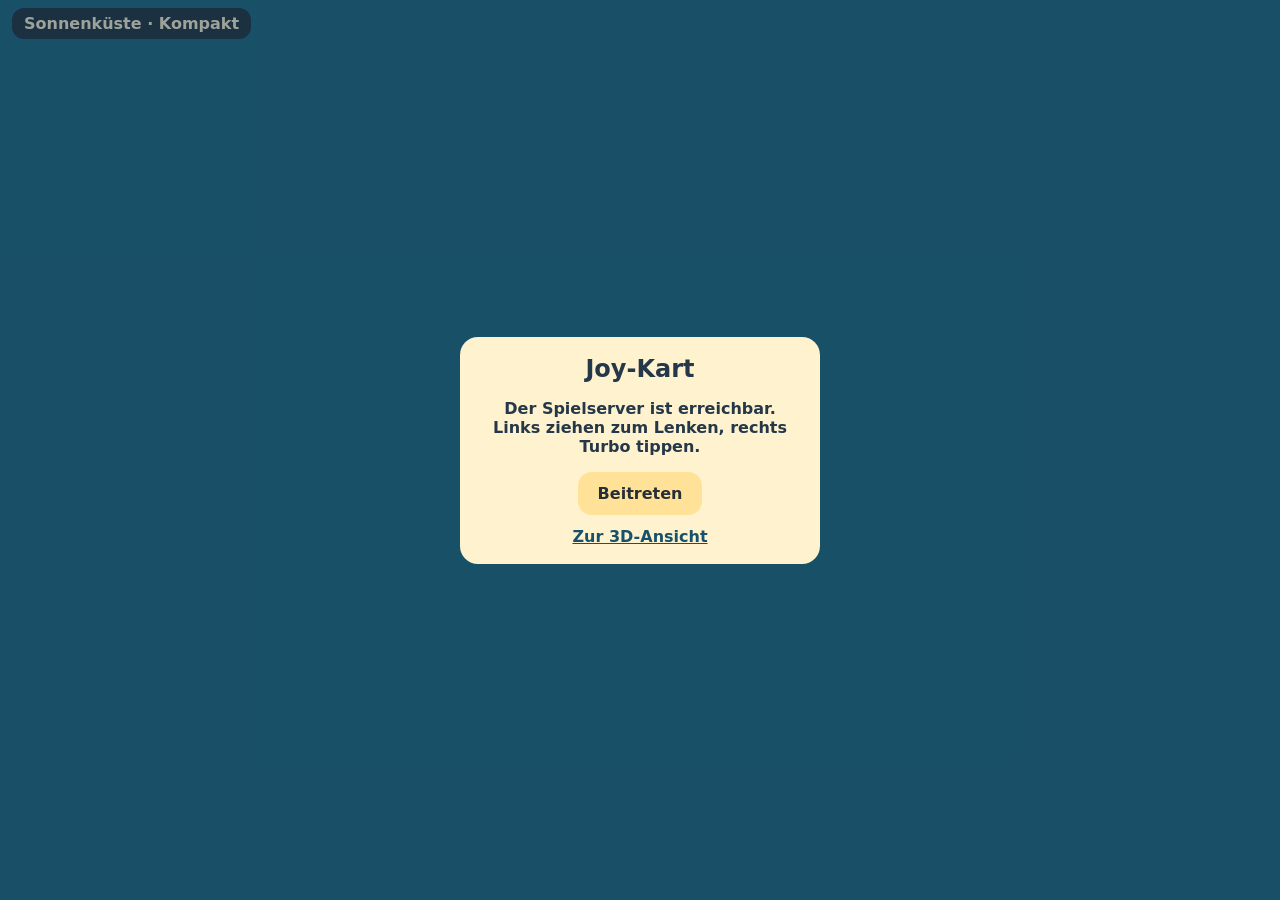
<file: prototypes/joy-kart/coast-section/duel-lite.html>
<!doctype html><html lang="de"><meta charset="utf-8"><meta name="viewport" content="width=device-width,initial-scale=1,viewport-fit=cover">
<title>Joy-Kart · Sonnenküste kompakt</title><style>
*{box-sizing:border-box}body{margin:0;background:#126580;color:#fff8db;font:600 16px system-ui}main{position:relative;height:100vh;height:100svh;overflow:hidden}canvas{display:block;width:100%;height:100%}
header,.js-speed,.js-count,.js-controls,.js-overlay{position:absolute}header{top:8px;left:12px;background:#172c3d;padding:6px 12px;border-radius:12px}
.js-overlay{inset:0;display:grid;place-content:center;background:#21364770;padding:12px}.panel{background:#fff2cf;color:#253849;padding:18px;border-radius:18px;max-width:360px;text-align:center}h2{margin:0}a{display:block;margin-top:12px;color:#17516b}
button{font:inherit;border:0;background:#ffe297;color:#262f38;padding:12px 20px;border-radius:14px;touch-action:none}button:disabled{opacity:.65}
.js-controls{bottom:max(14px,env(safe-area-inset-bottom));left:5%;right:5%;display:flex;justify-content:space-between}.js-controls button{min-height:60px}
.js-count{top:32%;width:100%;text-align:center;font-size:48px}.js-speed{bottom:14px;width:100%;text-align:center;pointer-events:none}[hidden]{display:none!important}
.js-rear{position:absolute;right:5%;bottom:90px;min-height:44px;padding:5px 12px;display:grid;justify-items:center}.js-rear[aria-pressed=true]{background:#94ffe0}.js-finish-note{position:absolute;top:24%;left:50%;transform:translateX(-50%);background:#172c3d;padding:5px 12px;border-radius:8px}
</style><main id="joy-kart-simple"><canvas></canvas><header>Sonnenküste · Kompakt</header><div class="js-overlay"><div class="panel"><h2>Joy-Kart</h2><p>Der Spielserver ist erreichbar. Links ziehen zum Lenken, rechts Turbo tippen.</p><button data-action="start">Beitreten</button><a href="./3d">Zur 3D-Ansicht</a></div></div><button class="js-rear" type="button" data-action="rear" aria-label="Rückblick halten (R)" aria-pressed="false" title="Für Rückblick halten · R" hidden><svg width="24" height="16" viewBox="0 0 30 20" aria-hidden="true" fill="none" stroke="currentColor" stroke-width="2"><path d="M12 2h6m-3 0v4"/><rect x="2" y="6" width="26" height="12" rx="5"/><path d="m7 14 4-4"/></svg><small>Rückblick</small></button><div class="js-finish-note" role="status" hidden></div><div class="js-controls" hidden><button data-control="pad" aria-label="Lenken">↔ Lenken</button><button data-action="turbo">Turbo</button></div><div class="js-speed" hidden></div><div class="js-count" hidden></div></main><script>
const root=document.querySelector('main'),find=q=>root.querySelector(q),keys=new Set(),held=new Map(),clamp=(n,a,b)=>Math.max(a,Math.min(b,n));
function clear(){keys.clear();held.clear();}
function input(){let s=Number(keys.has('KeyD')||keys.has('ArrowRight'))-Number(keys.has('KeyA')||keys.has('ArrowLeft'));for(const p of held.values())s+=p.value;return clamp(s,-1,1);}
function toast(t){find('header').textContent=t;}
/*@@CIRCUIT@@*/
const course=createKartCircuit();
/*@@DUEL_CLIENT@@*/
bindDuel();
const canvas=find('canvas'),ctx=canvas.getContext('2d');
/*@@COMPACT_ROAD@@*/
function paint(){
 const view=renderPacket(performance.now());drawCompactRoad(canvas,ctx,view,course,lookingBack());
 const me=view?.me;
 if(me){find('.js-speed').textContent='Runde '+me.lap+' / 3 · '+me.speedKmh+' km/h';find('[data-action="turbo"]').textContent=KART_ITEMS[me.item]||'Box sammeln';find('[data-action="turbo"]').disabled=!me.item||me.phase!=='running';}
 requestAnimationFrame(paint);
}
root.__duelSnapshot=()=>packet&&({slot:packet.slot,me:packet.me,other:packet.other,round:packet.round});
paint();
</script></html>
</file>
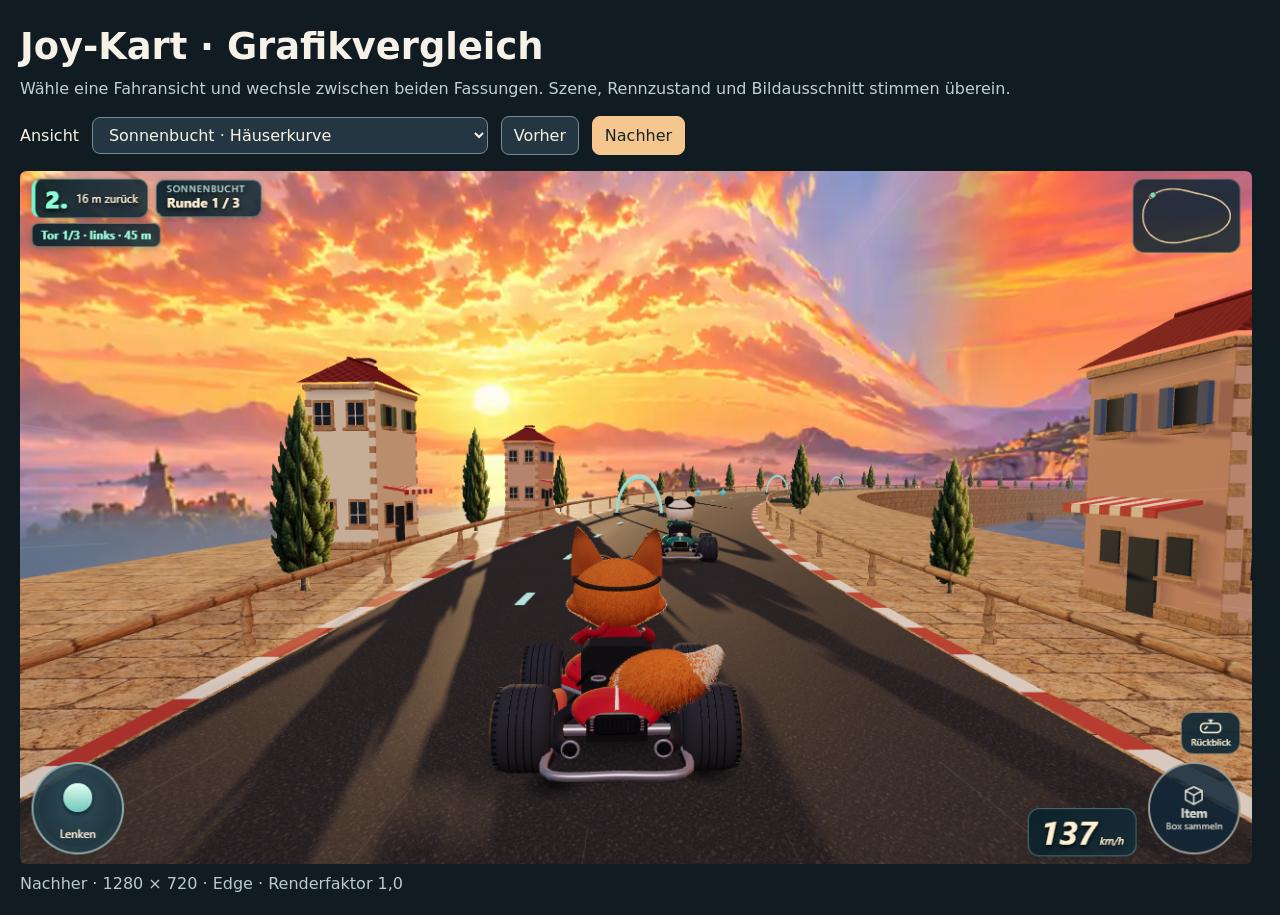
<file: prototypes/joy-kart/coast-section/qa/coastal-light/vergleich.html>
<!doctype html>
<html lang="de"><head><meta charset="utf-8"><meta name="viewport" content="width=device-width,initial-scale=1">
<title>Joy-Kart · Grafikvergleich</title>
<style>
*{box-sizing:border-box}body{margin:0;background:#111b22;color:#f7f2e8;font:16px/1.45 system-ui,sans-serif}
main{max-width:1320px;margin:auto;padding:20px}h1{font-size:clamp(1.5rem,4vw,2.3rem);margin:0 0 .2rem}p{margin:0 0 1rem;color:#c2d0d6}
fieldset{border:0;padding:0;margin:1rem 0;display:flex;flex-wrap:wrap;gap:.8rem;align-items:center}select,button{font:inherit;color:inherit;background:#243641;border:1px solid #758c94;border-radius:.5rem;padding:.45em .75em}button[aria-pressed=true]{background:#f5c68e;color:#162429;border-color:#f5c68e}button{cursor:pointer}button:focus-visible,select:focus-visible{outline:3px solid #87d8d0}
figure{margin:0}img{display:block;max-width:100%;max-height:77vh;object-fit:contain;object-position:top left;border-radius:.4rem}figcaption{margin-top:.5rem;color:#bccad0}
</style></head><body><main><h1>Joy-Kart · Grafikvergleich</h1>
<p>Wähle eine Fahransicht und wechsle zwischen beiden Fassungen. Szene, Rennzustand und Bildausschnitt stimmen überein.</p>
<fieldset><label for="scene">Ansicht</label><select id="scene"><option value="bucht-town">Sonnenbucht · Häuserkurve</option><option value="bucht-phone">Sonnenbucht · Handy-Querformat</option><option value="kap-coast">Kap der Winde · Küstenstraße</option><option value="kap-shore">Kap der Winde · Basaltufer im Handyformat</option><option value="kap-close">Kap der Winde · Kartheck im Hochformat</option></select>
<button type="button" id="before" aria-pressed="false">Vorher</button><button type="button" id="after" aria-pressed="true">Nachher</button></fieldset>
<figure><img id="shot" src="final-2026-11-05/after/edge/bucht-town.png" alt="Sonnenbucht nach der Überarbeitung"><figcaption id="caption" aria-live="polite"></figcaption></figure></main>
<script>
const scenes=[["Sonnenbucht · Häuserkurve","bucht-town","1280 × 720"],["Sonnenbucht · Handy-Querformat","bucht-phone","852 × 283"],["Kap der Winde · Küstenstraße","kap-coast","1280 × 720"],["Kap der Winde · Basaltufer im Handyformat","kap-shore","852 × 283"],["Kap der Winde · Kartheck im Hochformat","kap-close","390 × 844"]],picker=document.getElementById('scene'),shot=document.getElementById('shot'),caption=document.getElementById('caption');
let phase='after';
function show(){
 const [label,key,size]=scenes[picker.selectedIndex],phaseLabel=phase==='after'?'Nachher':'Vorher';
 shot.src=(phase==='after'?'final-2026-11-05/':'')+phase+'/edge/'+key+'.png';shot.alt=label+' · '+phaseLabel;
 caption.textContent=phaseLabel+' · '+size+' · Edge'+' · Renderfaktor 1,0';
 for(const id of ['before','after'])document.getElementById(id).setAttribute('aria-pressed',String(id===phase));
}
picker.onchange=show;
for(const id of ['before','after'])document.getElementById(id).onclick=()=>{phase=id;show();};
show();
</script></body></html>
</file>
